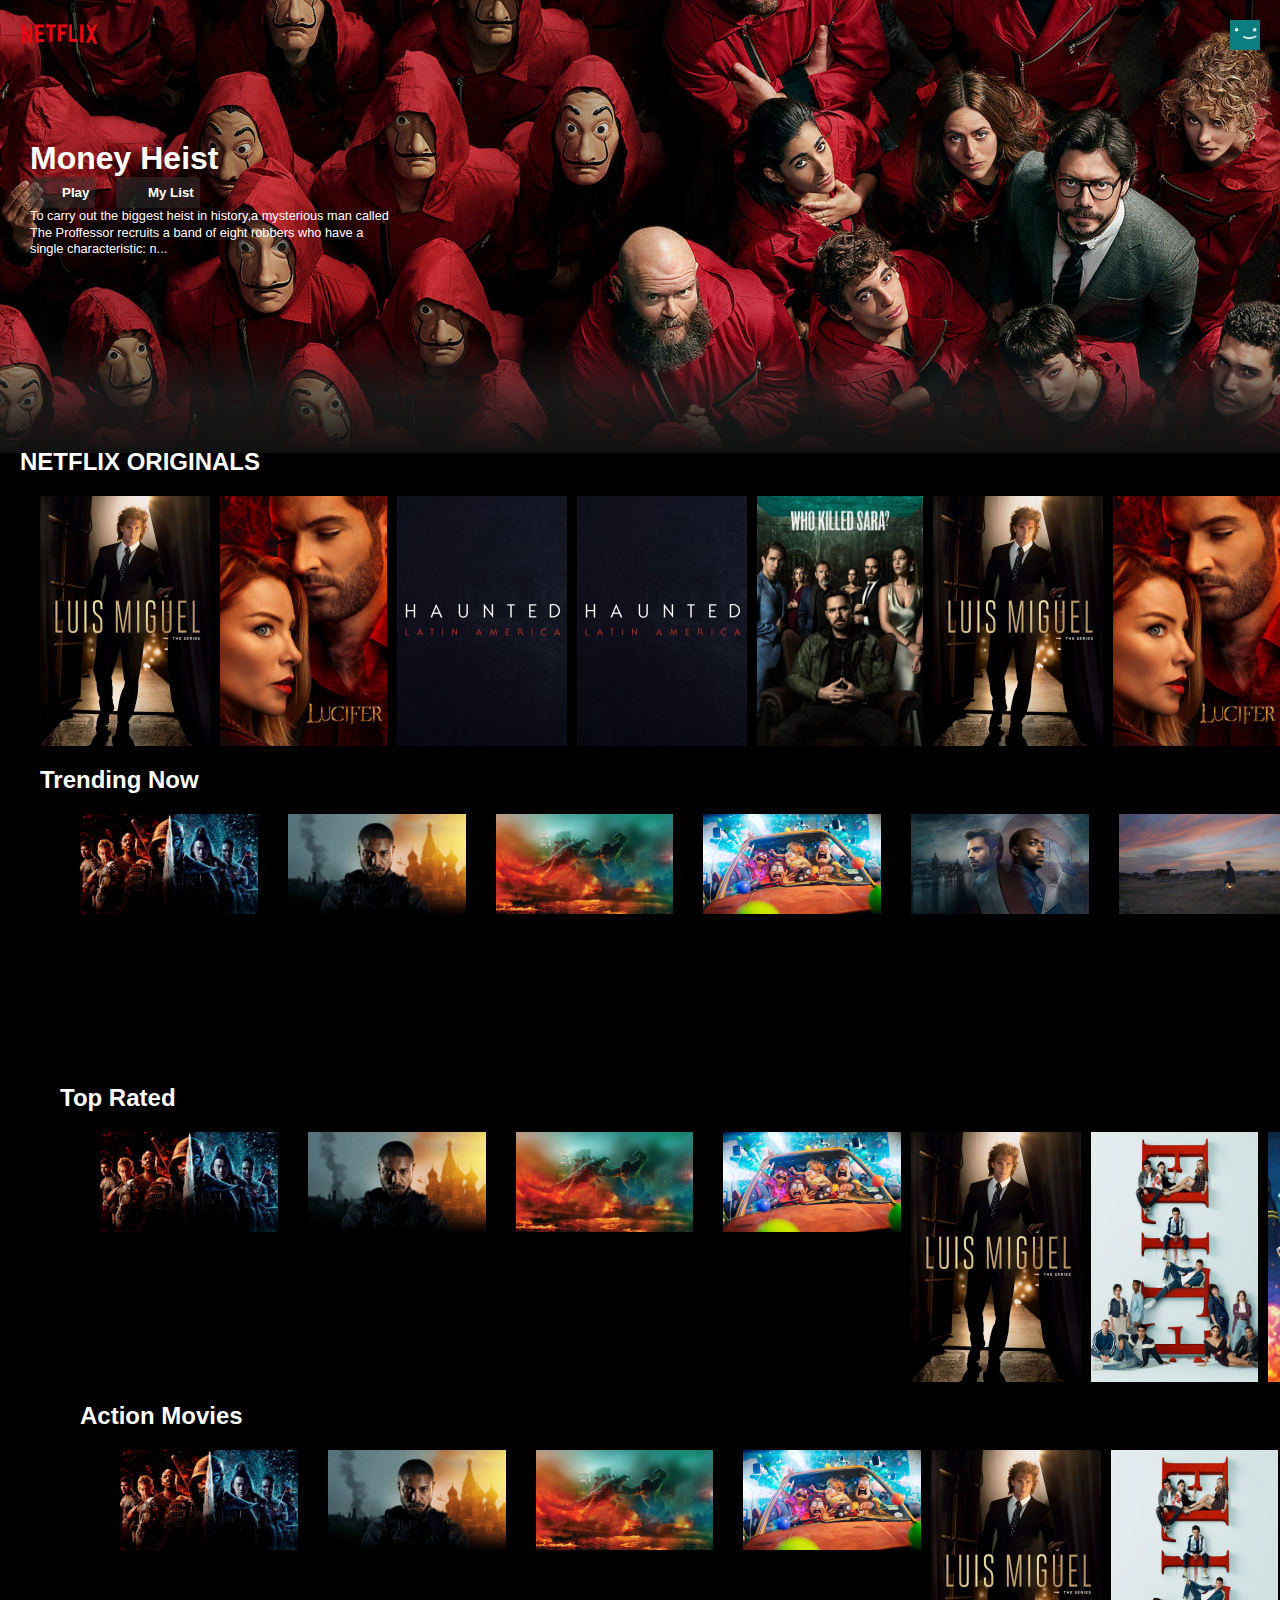
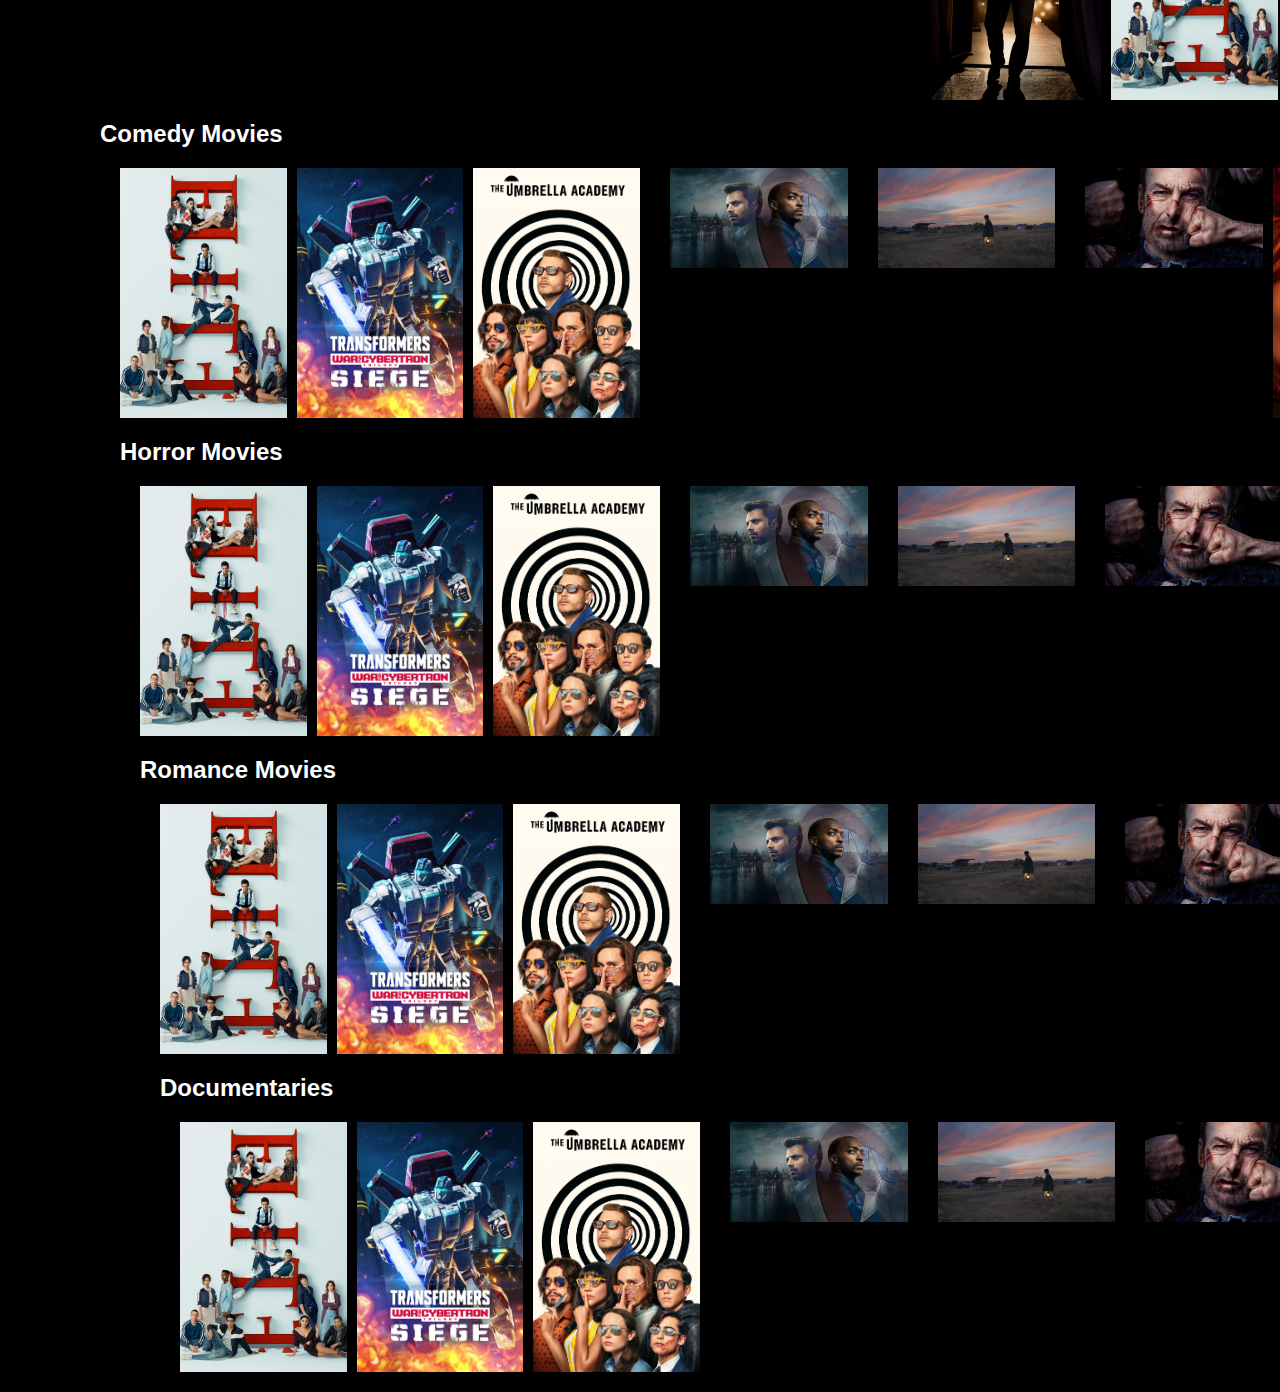
<file: index.html>
<!DOCTYPE html>
<html lang="en">
<head>
  <meta charset="UTF-8">
  <meta http-equiv="X-UA-Compatible" content="IE=edge">
  <meta name="viewport" content="width=device-width, initial-scale=1.0">
  <title>Netflix Clone</title>
  <link rel ="stylesheet" href="style.css"/>
</head>
<body>
  <div class="nav" id="nav">
    <img src="img/netflix-logo.png " alt="" class="nav__logo" />
    <img src="img/netflix-avatar.png " alt="" class="nav__avatar" />
  </div>
  <!--Header-->
  <div class="banner">
    <div class="banner__contents">
      <h1 class="banner__tittle">Money Heist</h1>
      <div class="banner__buttons">
        <button class="banner__button">Play</button>
        <button class="banner__button">My List</button>
      </div>
     <div class="banner__description">
      To carry out the biggest heist in history,a mysterious man called The Proffessor recruits a band of eight robbers who have a single characteristic: n...
     </div>
    </div>
    <div class="banner--fadeBottom"></div>
  </div>

<!-- Netflix Originals -->
  <div class ="row">
    <h2>NETFLIX ORIGINALS</h2>
    <div class="row__posters">
      <img src="img/large-movie1.jpg" alt="" class="row__poster row__posterLarge">
      <img src="img/large-movie2.jpg" alt="" class="row__poster row__posterLarge">
      <img src="img/large-movie3.jpg" alt="" class="row__poster row__posterLarge">
      <img src="img/large-movie3.jpg" alt="" class="row__poster row__posterLarge">
      <img src="img/large-movie4.jpg" alt="" class="row__poster row__posterLarge">
      <img src="img/large-movie1.jpg" alt="" class="row__poster row__posterLarge">
      <img src="img/large-movie2.jpg" alt="" class="row__poster row__posterLarge">
      <img src="img/large-movie3.jpg" alt="" class="row__poster row__posterLarge">
      <img src="img/large-movie4.jpg" alt="" class="row__poster row__posterLarge">
      <img src="img/large-movie5.jpg" alt="" class="row__poster row__posterLarge">
      <img src="img/large-movie6.jpg" alt="" class="row__poster row__posterLarge">
      <img src="img/large-movie7.jpg" alt="" class="row__poster row__posterLarge">
      <img src="img/large-movie8.jpg" alt="" class="row__poster row__posterLarge">
      <img src="img/large-movie5.jpg" alt="" class="row__poster row__posterLarge">
      <img src="img/large-movie6.jpg" alt="" class="row__poster row__posterLarge">
      <img src="img/large-movie7.jpg" alt="" class="row__poster row__posterLarge">
      <img src="img/large-movie8.jpg" alt="" class="row__poster row__posterLarge">
    </div>

    <!--Trending Now -->
    <div class="row">
      <h2>Trending Now</h2>
      <div class="row__posters">
        <img src="img/small-movie1.jpg" alt="" class="row__poster row"/>
        <img src="img/small-movie2.jpg" alt="" class="row__poster row"/>
        <img src="img/small-movie3.jpg" alt="" class="row__poster row"/>
        <img src="img/small-movie4.jpg" alt="" class="row__poster row"/>
        <img src="img/small-movie5.jpg" alt="" class="row__poster row"/>
        <img src="img/small-movie6.jpg" alt="" class="row__poster row"/>
        <img src="img/small-movie7.jpg" alt="" class="row__poster row"/>
        <img src="img/small-movie8.jpg" alt="" class="row__poster row"/>
        <img src="img/large-movie2.jpg" alt="" class="row__poster row__posterLarge">
        <img src="img/large-movie3.jpg" alt="" class="row__poster row__posterLarge">
        <img src="img/large-movie3.jpg" alt="" class="row__poster row__posterLarge">
        <img src="img/large-movie4.jpg" alt="" class="row__poster row__posterLarge">
        <img src="img/large-movie5.jpg" alt="" class="row__poster row__posterLarge">
      </div>
      <!--Top Rated -->
      <div class="row">
        <h2>Top Rated</h2>
        <div class="row__posters">
          <img src="img/small-movie1.jpg" alt="" class="row__poster row"/>
          <img src="img/small-movie2.jpg" alt="" class="row__poster row"/>
          <img src="img/small-movie3.jpg" alt="" class="row__poster row"/>
          <img src="img/small-movie4.jpg" alt="" class="row__poster row"/>
          <img src="img/large-movie1.jpg" alt="" class="row__poster row__posterLarge">
          <img src="img/large-movie6.jpg" alt="" class="row__poster row__posterLarge">
          <img src="img/large-movie7.jpg" alt="" class="row__poster row__posterLarge">
          <img src="img/large-movie8.jpg" alt="" class="row__poster row__posterLarge">
          <img src="img/small-movie5.jpg" alt="" class="row__poster row"/>
          <img src="img/small-movie6.jpg" alt="" class="row__poster row"/>
          <img src="img/small-movie7.jpg" alt="" class="row__poster row"/>
          <img src="img/large-movie2.jpg" alt="" class="row__poster row__posterLarge">
          <img src="img/large-movie3.jpg" alt="" class="row__poster row__posterLarge">
          <img src="img/large-movie3.jpg" alt="" class="row__poster row__posterLarge">
          <img src="img/large-movie4.jpg" alt="" class="row__poster row__posterLarge">
          <img src="img/large-movie5.jpg" alt="" class="row__poster row__posterLarge">
          <img src="img/small-movie8.jpg" alt="" class="row__poster row"/>
          </div>
          <!--Action Movies-->

          <div class="row">
            <h2>Action Movies</h2>
            <div class="row__posters">
              <img src="img/small-movie1.jpg" alt="" class="row__poster row"/>
              <img src="img/small-movie2.jpg" alt="" class="row__poster row"/>
              <img src="img/small-movie3.jpg" alt="" class="row__poster row"/>
              <img src="img/small-movie4.jpg" alt="" class="row__poster row"/>
              <img src="img/large-movie1.jpg" alt="" class="row__poster row__posterLarge">
              <img src="img/large-movie6.jpg" alt="" class="row__poster row__posterLarge">
              <img src="img/large-movie7.jpg" alt="" class="row__poster row__posterLarge">
              <img src="img/large-movie8.jpg" alt="" class="row__poster row__posterLarge">
              <img src="img/small-movie5.jpg" alt="" class="row__poster row"/>
              <img src="img/small-movie6.jpg" alt="" class="row__poster row"/>
              <img src="img/small-movie7.jpg" alt="" class="row__poster row"/>
              <img src="img/large-movie2.jpg" alt="" class="row__poster row__posterLarge">
              <img src="img/large-movie3.jpg" alt="" class="row__poster row__posterLarge">
              <img src="img/large-movie3.jpg" alt="" class="row__poster row__posterLarge">
              <img src="img/large-movie4.jpg" alt="" class="row__poster row__posterLarge">
              <img src="img/large-movie5.jpg" alt="" class="row__poster row__posterLarge">
              <img src="img/small-movie8.jpg" alt="" class="row__poster row"/>
              </div>
              

             <!--Comedy Movies-->

          <div class="row">
            <h2>Comedy Movies</h2>
            <div class="row__posters">
              <img src="img/large-movie6.jpg" alt="" class="row__poster row__posterLarge">
              <img src="img/large-movie7.jpg" alt="" class="row__poster row__posterLarge">
              <img src="img/large-movie8.jpg" alt="" class="row__poster row__posterLarge">
              <img src="img/small-movie5.jpg" alt="" class="row__poster row"/>
              <img src="img/small-movie6.jpg" alt="" class="row__poster row"/>
              <img src="img/small-movie7.jpg" alt="" class="row__poster row"/>
              <img src="img/large-movie2.jpg" alt="" class="row__poster row__posterLarge">
              <img src="img/large-movie3.jpg" alt="" class="row__poster row__posterLarge">
              <img src="img/large-movie3.jpg" alt="" class="row__poster row__posterLarge">
              <img src="img/large-movie4.jpg" alt="" class="row__poster row__posterLarge">
              <img src="img/large-movie5.jpg" alt="" class="row__poster row__posterLarge">
              <img src="img/small-movie8.jpg" alt="" class="row__poster row"/>
              </div>
              
               <!--Horror Movies-->

          <div class="row">
            <h2>Horror Movies</h2>
            <div class="row__posters">
              <img src="img/large-movie6.jpg" alt="" class="row__poster row__posterLarge">
              <img src="img/large-movie7.jpg" alt="" class="row__poster row__posterLarge">
              <img src="img/large-movie8.jpg" alt="" class="row__poster row__posterLarge">
              <img src="img/small-movie5.jpg" alt="" class="row__poster row"/>
              <img src="img/small-movie6.jpg" alt="" class="row__poster row"/>
              <img src="img/small-movie7.jpg" alt="" class="row__poster row"/>
              <img src="img/large-movie2.jpg" alt="" class="row__poster row__posterLarge">
              <img src="img/large-movie3.jpg" alt="" class="row__poster row__posterLarge">
              <img src="img/large-movie3.jpg" alt="" class="row__poster row__posterLarge">
              <img src="img/large-movie4.jpg" alt="" class="row__poster row__posterLarge">
              <img src="img/large-movie5.jpg" alt="" class="row__poster row__posterLarge">
              <img src="img/small-movie8.jpg" alt="" class="row__poster row"/>
              </div>
              
               <!--Romance Movies-->

          <div class="row">
            <h2>Romance Movies</h2>
            <div class="row__posters">
              <img src="img/large-movie6.jpg" alt="" class="row__poster row__posterLarge">
              <img src="img/large-movie7.jpg" alt="" class="row__poster row__posterLarge">
              <img src="img/large-movie8.jpg" alt="" class="row__poster row__posterLarge">
              <img src="img/small-movie5.jpg" alt="" class="row__poster row"/>
              <img src="img/small-movie6.jpg" alt="" class="row__poster row"/>
              <img src="img/small-movie7.jpg" alt="" class="row__poster row"/>
              <img src="img/large-movie2.jpg" alt="" class="row__poster row__posterLarge">
              <img src="img/large-movie3.jpg" alt="" class="row__poster row__posterLarge">
              <img src="img/large-movie3.jpg" alt="" class="row__poster row__posterLarge">
              <img src="img/large-movie4.jpg" alt="" class="row__poster row__posterLarge">
              <img src="img/large-movie5.jpg" alt="" class="row__poster row__posterLarge">
              <img src="img/small-movie8.jpg" alt="" class="row__poster row"/>
              </div>
               <!--Documentaries-->

          <div class="row">
            <h2>Documentaries</h2>
            <div class="row__posters">
              <img src="img/large-movie6.jpg" alt="" class="row__poster row__posterLarge">
              <img src="img/large-movie7.jpg" alt="" class="row__poster row__posterLarge">
              <img src="img/large-movie8.jpg" alt="" class="row__poster row__posterLarge">
              <img src="img/small-movie5.jpg" alt="" class="row__poster row"/>
              <img src="img/small-movie6.jpg" alt="" class="row__poster row"/>
              <img src="img/small-movie7.jpg" alt="" class="row__poster row"/>
              <img src="img/large-movie2.jpg" alt="" class="row__poster row__posterLarge">
              <img src="img/large-movie3.jpg" alt="" class="row__poster row__posterLarge">
              <img src="img/large-movie3.jpg" alt="" class="row__poster row__posterLarge">
              <img src="img/large-movie4.jpg" alt="" class="row__poster row__posterLarge">
              <img src="img/large-movie5.jpg" alt="" class="row__poster row__posterLarge">
              <img src="img/small-movie8.jpg" alt="" class="row__poster row"/>
              </div>


          


  <script>
    const nav=document.getElementById('nav');
    window.addEventListener('scroll',()=>{
      if(window.scrollY >=100){
        nav.classList.add('nav__black');

      }else{
        nav.classList.remove('nav__black');
      }
    });

  </script>
</body>
</html
</file>
<file: style.css>
*{
  margin: 0;
  box-sizing: border-box;

}
body{
  font-family: Arial, Helvetica, sans-serif;
  background-color: black;
}
.row__poster{
  width: 100%;
  object-fit: cover;
  max-height: 100px;
  margin-right: 10px;
  transition: transform 450ms;

}
.row__posters{
  display: flex;
  overflow-y: hidden;
  overflow-x: scroll;
  padding: 20px;

}
.row__poster:hover{
  transform: scale(1.08);
}

.row__posters::-webkit-scrollbar{
  display: none;
}
.row__posterLarge{
  max-height: 250px;
}
.row__posterLarge:hover{
  transform: scale(1.09);
}
.row{
  color: white;
  margin-left: 20px;
}
.banner{
  background-image: url('img/banner.jpg');
  background-size: cover;
  background-position: center center;
  color: white;
  object-fit: contain;
  height: 448px;
}
.banner__contents{
  margin-left: 30px;
  padding-top: 140px;
  height: 190px; ;
}
.banner__title{
  font-size: 3rems;
  font-weight: 800;
  padding-bottom: 0.3rem;

}
.banner__description{
  width: 45rem;
  line-height: 1.3;
  padding: top 1rem;
  font-size: 0.8rem;
  max-width: 360px;
  height: 180px;

}
.banner__button{
  cursor: pointer;
  color:white;
  outline: none;
  border: none;
  font-weight: 700;
  border-radius: 0.2vw;
  padding-left: 2rem;
  padding: right 2rem; 
  margin-right: 1rem;
  padding-top: 0.5rem;
  padding-bottom: 0.5rem;
  background-color: rgba(51,51,51,0.5);
}
.banner__button:hover{
  color: black;
  background-color: white;
  transition: 0.2s;
}
.banner--fadeBottom{
  margin-top: 145px ;
  height: 7.4rem;
  background-image: linear-gradient(180deg, transparent,rgba(37,37,37,0.61),#111);
}
.nav__logo{
  width: 80px;
  object-fit: contain;

}
.nav__avatar{
  width:30px ;
  object-fit: contain;
}
.nav{
  position: fixed;
  top: 0;
  display: flex;
  width: 100%;
  justify-content: space-between;
  padding: 20px;
  z-index: 1;
  transition-timing-function: ease-in;
  transition: all 0.5s;

}
.nav__black{
  background-color: #111;
  
}
</file>
